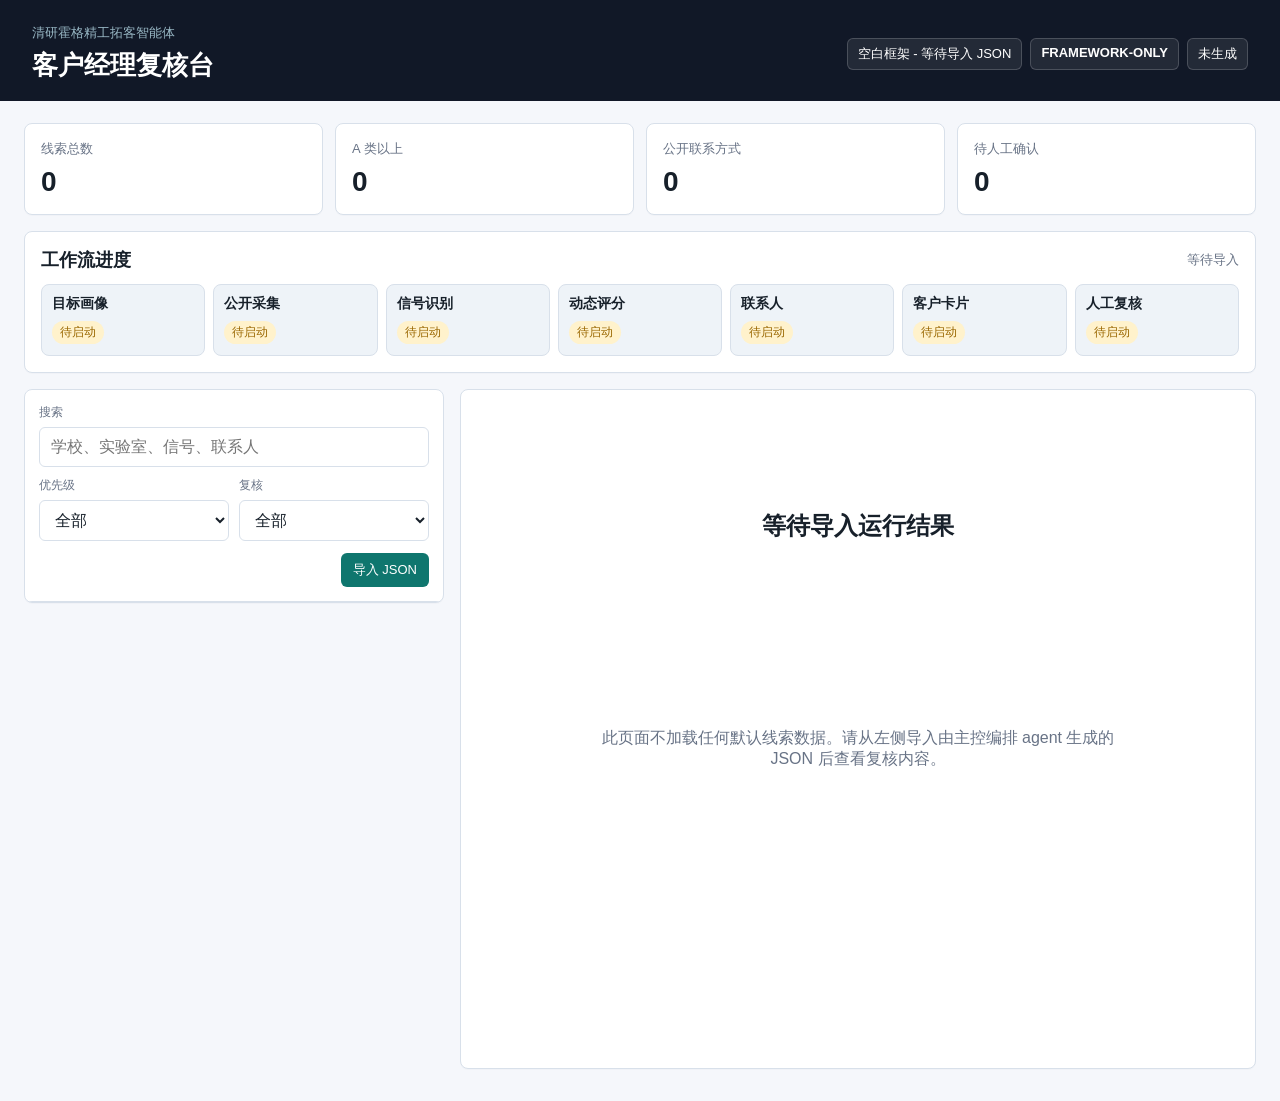
<file: streamlit_app/dashboard_assets/index.html>
<!doctype html>
<html lang="zh-CN">
  <head>
    <meta charset="utf-8" />
    <meta name="viewport" content="width=device-width, initial-scale=1" />
    <title>清研霍格精工拓客智能体 - 空白复核台</title>
    <link rel="stylesheet" href="./style.css" />
  </head>
  <body>
    <header class="topbar">
      <div>
        <p class="eyebrow">清研霍格精工拓客智能体</p>
        <h1>客户经理复核台</h1>
      </div>
      <div class="run-meta">
        <span id="runMode">-</span>
        <strong id="runId">-</strong>
        <span id="runUpdated">-</span>
      </div>
    </header>

    <main class="layout">
      <section class="overview" aria-label="运行概览">
        <div class="metric">
          <span>线索总数</span>
          <strong id="metricTotal">0</strong>
        </div>
        <div class="metric">
          <span>A 类以上</span>
          <strong id="metricHot">0</strong>
        </div>
        <div class="metric">
          <span>公开联系方式</span>
          <strong id="metricContacts">0</strong>
        </div>
        <div class="metric">
          <span>待人工确认</span>
          <strong id="metricReview">0</strong>
        </div>
      </section>

      <section class="workflow" aria-label="工作流进度">
        <div class="section-title">
          <h2>工作流进度</h2>
          <span id="workflowStatus">-</span>
        </div>
        <ol id="workflowSteps" class="steps"></ol>
      </section>

      <section class="workspace">
        <aside class="lead-pane" aria-label="线索列表">
          <div class="toolbar">
            <label class="search">
              <span>搜索</span>
              <input id="searchInput" type="search" placeholder="学校、实验室、信号、联系人" />
            </label>
            <div class="filter-row">
              <label>
                <span>优先级</span>
                <select id="priorityFilter">
                  <option value="all">全部</option>
                  <option value="A+">A+</option>
                  <option value="A">A</option>
                  <option value="B">B</option>
                  <option value="C">C</option>
                  <option value="D">D</option>
                </select>
              </label>
              <label>
                <span>复核</span>
                <select id="reviewFilter">
                  <option value="all">全部</option>
                  <option value="待人工确认">待人工确认</option>
                  <option value="可联系">可联系</option>
                  <option value="暂缓">暂缓</option>
                  <option value="需补证据">需补证据</option>
                </select>
              </label>
            </div>
            <div class="toolbar-actions">
              <label class="file-button small">
                导入 JSON
                <input id="jsonImport" type="file" accept="application/json,.json" />
              </label>
            </div>
          </div>
          <div id="leadList" class="lead-list"></div>
        </aside>

        <section class="detail-pane" aria-label="线索详情">
          <div id="emptyState" class="empty-state">
            <h2>等待导入运行结果</h2>
            <p>此页面不加载任何默认线索数据。请从左侧导入由主控编排 agent 生成的 JSON 后查看复核内容。</p>
          </div>

          <article id="leadDetail" class="lead-detail" hidden>
            <div class="detail-header">
              <div>
                <p id="leadOrg" class="eyebrow">-</p>
                <h2 id="leadTitle">-</h2>
              </div>
              <div class="score-box">
                <span id="leadPriority">-</span>
                <strong id="leadScore">0</strong>
              </div>
            </div>

            <nav class="tabs" aria-label="详情分组">
              <button class="tab active" data-tab="card">客户卡片</button>
              <button class="tab" data-tab="contacts">联系方式</button>
              <button class="tab" data-tab="evidence">证据链</button>
              <button class="tab" data-tab="copy">话术</button>
              <button class="tab" data-tab="review">人工复核</button>
            </nav>

            <div class="tab-panel active" id="tab-card">
              <div class="field-grid" id="cardFields"></div>
              <div class="text-block">
                <h3>评分理由</h3>
                <p id="scoreReason">-</p>
              </div>
            </div>

            <div class="tab-panel" id="tab-contacts">
              <div class="contact-summary" id="contactSummary"></div>
              <div class="table-wrap">
                <table>
                  <thead>
                    <tr>
                      <th>类型</th>
                      <th>联系方式</th>
                      <th>状态</th>
                      <th>来源</th>
                      <th>证据片段</th>
                    </tr>
                  </thead>
                  <tbody id="contactRows"></tbody>
                </table>
              </div>
            </div>

            <div class="tab-panel" id="tab-evidence">
              <div id="evidenceList" class="evidence-list"></div>
            </div>

            <div class="tab-panel" id="tab-copy">
              <div class="copy-grid">
                <section>
                  <h3>首封邮件标题</h3>
                  <p id="emailSubject">-</p>
                </section>
                <section>
                  <h3>首封邮件正文</h3>
                  <p id="emailBody">-</p>
                </section>
                <section>
                  <h3>微信开场白</h3>
                  <p id="wechatOpening">-</p>
                </section>
                <section>
                  <h3>电话开场白</h3>
                  <p id="phoneOpening">-</p>
                </section>
              </div>
            </div>

            <div class="tab-panel" id="tab-review">
              <form id="reviewForm" class="review-form">
                <label>
                  <span>复核结论</span>
                  <select id="reviewStatus">
                    <option value="待人工确认">待人工确认</option>
                    <option value="可联系">可联系</option>
                    <option value="暂缓">暂缓</option>
                    <option value="需补证据">需补证据</option>
                  </select>
                </label>
                <label>
                  <span>客户经理</span>
                  <input id="accountManager" type="text" placeholder="姓名" />
                </label>
                <label>
                  <span>下次跟进时间</span>
                  <input id="nextFollowUp" type="date" />
                </label>
                <label class="wide">
                  <span>复核备注</span>
                  <textarea id="reviewNote" rows="5" placeholder="记录判断依据、需要补证据的位置或跟进建议"></textarea>
                </label>
                <div class="form-actions">
                  <button type="submit">保存复核</button>
                  <button type="button" id="exportReview">导出复核记录</button>
                </div>
              </form>
            </div>
          </article>
        </section>
      </section>
    </main>

    <script>
      window.QH_LATEST_RUN = {
        run_id: "FRAMEWORK-ONLY",
        run_mode: "空白框架 - 等待导入 JSON",
        generated_at: "",
        status: "等待导入",
        workflow: [
          { name: "目标画像", status: "pending" },
          { name: "公开采集", status: "pending" },
          { name: "信号识别", status: "pending" },
          { name: "动态评分", status: "pending" },
          { name: "联系人", status: "pending" },
          { name: "客户卡片", status: "pending" },
          { name: "人工复核", status: "pending" }
        ],
        leads: []
      };
    </script>
    <script src="./app.js"></script>
  </body>
</html>
</file>
<file: streamlit_app/dashboard_assets/style.css>
:root {
  --bg: #f5f7fb;
  --surface: #ffffff;
  --surface-strong: #eef3f8;
  --text: #17202a;
  --muted: #687386;
  --line: #d8e0ea;
  --accent: #0f766e;
  --accent-soft: #d9f3ee;
  --blue: #2857a7;
  --amber: #9a6700;
  --red: #b42318;
  --green: #147d4f;
  --shadow: 0 18px 44px rgba(33, 45, 66, 0.12);
}

* {
  box-sizing: border-box;
}

body {
  margin: 0;
  min-height: 100vh;
  color: var(--text);
  background: var(--bg);
  font-family: "Microsoft YaHei", "Segoe UI", Arial, sans-serif;
  letter-spacing: 0;
}

button,
input,
select,
textarea {
  font: inherit;
}

a {
  color: var(--blue);
  text-decoration: none;
}

a:hover {
  text-decoration: underline;
}

.topbar {
  display: flex;
  align-items: center;
  justify-content: space-between;
  gap: 24px;
  padding: 24px 32px 18px;
  background: #111827;
  color: #fff;
}

.topbar h1,
.detail-header h2,
.section-title h2 {
  margin: 0;
  font-weight: 700;
  letter-spacing: 0;
}

.topbar h1 {
  font-size: 26px;
}

.eyebrow {
  margin: 0 0 6px;
  color: #99b8c5;
  font-size: 13px;
}

.run-meta {
  display: flex;
  flex-wrap: wrap;
  justify-content: flex-end;
  gap: 8px;
  font-size: 13px;
}

.run-meta span,
.run-meta strong {
  border: 1px solid rgba(255, 255, 255, 0.18);
  border-radius: 6px;
  padding: 6px 10px;
  background: rgba(255, 255, 255, 0.08);
}

.layout {
  max-width: 1480px;
  margin: 0 auto;
  padding: 22px 24px 32px;
}

.overview {
  display: grid;
  grid-template-columns: repeat(4, minmax(0, 1fr));
  gap: 12px;
  margin-bottom: 16px;
}

.metric,
.workflow,
.lead-pane,
.detail-pane {
  background: var(--surface);
  border: 1px solid var(--line);
  border-radius: 8px;
  box-shadow: 0 1px 0 rgba(31, 41, 55, 0.02);
}

.metric {
  padding: 16px;
}

.metric span {
  display: block;
  color: var(--muted);
  font-size: 13px;
}

.metric strong {
  display: block;
  margin-top: 8px;
  font-size: 28px;
}

.workflow {
  padding: 16px;
  margin-bottom: 16px;
}

.section-title {
  display: flex;
  align-items: center;
  justify-content: space-between;
  gap: 12px;
  margin-bottom: 12px;
}

.section-title h2 {
  font-size: 18px;
}

.section-title span {
  color: var(--muted);
  font-size: 13px;
}

.steps {
  display: grid;
  grid-template-columns: repeat(7, minmax(120px, 1fr));
  gap: 8px;
  list-style: none;
  padding: 0;
  margin: 0;
}

.step {
  min-height: 72px;
  padding: 10px;
  border: 1px solid var(--line);
  border-radius: 8px;
  background: var(--surface-strong);
}

.step strong {
  display: block;
  font-size: 14px;
}

.step span {
  display: inline-block;
  margin-top: 8px;
  border-radius: 999px;
  padding: 3px 8px;
  font-size: 12px;
}

.step.done span {
  color: var(--green);
  background: #dff4e8;
}

.step.active span {
  color: var(--blue);
  background: #e3ecff;
}

.step.blocked span {
  color: var(--red);
  background: #ffe4e1;
}

.step.pending span {
  color: var(--amber);
  background: #fff2cc;
}

.workspace {
  display: grid;
  grid-template-columns: minmax(330px, 420px) minmax(0, 1fr);
  gap: 16px;
  align-items: start;
}

.lead-pane {
  position: sticky;
  top: 16px;
  max-height: calc(100vh - 32px);
  overflow: hidden;
}

.toolbar {
  padding: 14px;
  border-bottom: 1px solid var(--line);
}

label span {
  display: block;
  margin-bottom: 6px;
  color: var(--muted);
  font-size: 12px;
}

input,
select,
textarea {
  width: 100%;
  border: 1px solid var(--line);
  border-radius: 6px;
  padding: 10px 11px;
  color: var(--text);
  background: #fff;
}

input:focus,
select:focus,
textarea:focus,
button:focus {
  outline: 3px solid rgba(15, 118, 110, 0.18);
  border-color: var(--accent);
}

.filter-row {
  display: grid;
  grid-template-columns: 1fr 1fr;
  gap: 10px;
  margin-top: 10px;
}

.toolbar-actions {
  display: flex;
  justify-content: flex-end;
  margin-top: 12px;
}

.lead-list {
  max-height: calc(100vh - 190px);
  overflow: auto;
}

.lead-item {
  width: 100%;
  display: grid;
  grid-template-columns: 1fr auto;
  gap: 10px;
  padding: 14px;
  border: 0;
  border-bottom: 1px solid var(--line);
  color: var(--text);
  background: transparent;
  text-align: left;
  cursor: pointer;
}

.lead-item:hover,
.lead-item.active {
  background: #eef8f6;
}

.lead-item h3 {
  margin: 0 0 6px;
  font-size: 15px;
}

.lead-item p {
  margin: 0;
  color: var(--muted);
  font-size: 13px;
  line-height: 1.45;
}

.badges {
  display: flex;
  flex-wrap: wrap;
  gap: 6px;
  margin-top: 8px;
}

.badge {
  display: inline-flex;
  align-items: center;
  border-radius: 999px;
  padding: 4px 8px;
  color: #334155;
  background: #eef2f7;
  font-size: 12px;
}

.badge.hot {
  color: var(--red);
  background: #ffe8e5;
}

.badge.contact {
  color: var(--green);
  background: #e1f5eb;
}

.priority {
  min-width: 48px;
  align-self: start;
  border-radius: 6px;
  padding: 8px 9px;
  color: #fff;
  background: var(--blue);
  text-align: center;
  font-weight: 700;
}

.priority.a-plus {
  background: var(--red);
}

.priority.a {
  background: #c2410c;
}

.priority.b {
  background: var(--amber);
}

.priority.c,
.priority.d {
  background: #64748b;
}

.detail-pane {
  min-height: 680px;
  overflow: hidden;
}

.empty-state {
  display: grid;
  place-items: center;
  min-height: 520px;
  padding: 32px;
  text-align: center;
}

.empty-state h2 {
  margin: 0 0 10px;
}

.empty-state p {
  max-width: 560px;
  margin: 0 0 20px;
  color: var(--muted);
}

.file-button {
  display: inline-flex;
  align-items: center;
  justify-content: center;
  width: auto;
  border-radius: 6px;
  padding: 10px 14px;
  color: #fff;
  background: var(--accent);
  cursor: pointer;
}

.file-button.small {
  padding: 8px 12px;
  font-size: 13px;
}

.file-button input {
  display: none;
}

.lead-detail {
  padding: 18px;
}

.detail-header {
  display: flex;
  align-items: flex-start;
  justify-content: space-between;
  gap: 16px;
  padding-bottom: 16px;
  border-bottom: 1px solid var(--line);
}

.detail-header h2 {
  font-size: 24px;
}

.score-box {
  display: grid;
  min-width: 92px;
  border-radius: 8px;
  padding: 10px;
  color: #fff;
  background: #172554;
  text-align: center;
}

.score-box span {
  font-size: 13px;
}

.score-box strong {
  font-size: 30px;
}

.tabs {
  display: flex;
  flex-wrap: wrap;
  gap: 8px;
  padding: 14px 0;
}

.tab,
.form-actions button {
  border: 1px solid var(--line);
  border-radius: 6px;
  padding: 9px 12px;
  color: var(--text);
  background: #fff;
  cursor: pointer;
}

.tab.active,
.form-actions button[type="submit"] {
  border-color: var(--accent);
  color: #fff;
  background: var(--accent);
}

.tab-panel {
  display: none;
}

.tab-panel.active {
  display: block;
}

.field-grid {
  display: grid;
  grid-template-columns: repeat(3, minmax(0, 1fr));
  gap: 12px;
}

.field {
  min-height: 82px;
  padding: 12px;
  border: 1px solid var(--line);
  border-radius: 8px;
  background: #fff;
}

.field span {
  display: block;
  color: var(--muted);
  font-size: 12px;
}

.field strong {
  display: block;
  margin-top: 6px;
  line-height: 1.45;
  word-break: break-word;
}

.text-block,
.copy-grid section,
.contact-summary {
  margin-top: 12px;
  padding: 14px;
  border: 1px solid var(--line);
  border-radius: 8px;
  background: #fff;
}

.text-block h3,
.copy-grid h3 {
  margin: 0 0 8px;
  font-size: 15px;
}

.text-block p,
.copy-grid p {
  margin: 0;
  line-height: 1.7;
  white-space: pre-wrap;
}

.table-wrap {
  margin-top: 12px;
  overflow-x: auto;
  border: 1px solid var(--line);
  border-radius: 8px;
}

table {
  width: 100%;
  min-width: 780px;
  border-collapse: collapse;
  background: #fff;
}

th,
td {
  padding: 12px;
  border-bottom: 1px solid var(--line);
  vertical-align: top;
  text-align: left;
  font-size: 13px;
  line-height: 1.5;
}

th {
  color: #475569;
  background: #f8fafc;
  font-weight: 700;
}

tr:last-child td {
  border-bottom: 0;
}

.evidence-list {
  display: grid;
  gap: 12px;
}

.evidence-item {
  padding: 14px;
  border: 1px solid var(--line);
  border-radius: 8px;
  background: #fff;
}

.evidence-item h3 {
  margin: 0 0 8px;
  font-size: 15px;
}

.evidence-item p {
  margin: 0 0 8px;
  line-height: 1.6;
}

.copy-grid {
  display: grid;
  grid-template-columns: 1fr 1fr;
  gap: 12px;
}

.review-form {
  display: grid;
  grid-template-columns: repeat(3, minmax(0, 1fr));
  gap: 12px;
}

.review-form .wide,
.form-actions {
  grid-column: 1 / -1;
}

.form-actions {
  display: flex;
  gap: 10px;
  justify-content: flex-end;
}

.muted {
  color: var(--muted);
}

@media (max-width: 1120px) {
  .overview,
  .field-grid,
  .copy-grid {
    grid-template-columns: repeat(2, minmax(0, 1fr));
  }

  .steps {
    grid-template-columns: repeat(3, minmax(0, 1fr));
  }

  .workspace {
    grid-template-columns: 1fr;
  }

  .lead-pane {
    position: static;
    max-height: none;
  }

  .lead-list {
    max-height: 430px;
  }
}

@media (max-width: 720px) {
  .topbar {
    align-items: flex-start;
    flex-direction: column;
    padding: 20px;
  }

  .layout {
    padding: 16px;
  }

  .overview,
  .field-grid,
  .copy-grid,
  .review-form,
  .steps {
    grid-template-columns: 1fr;
  }

  .detail-header {
    flex-direction: column;
  }

  .score-box {
    width: 100%;
  }
}
</file>
